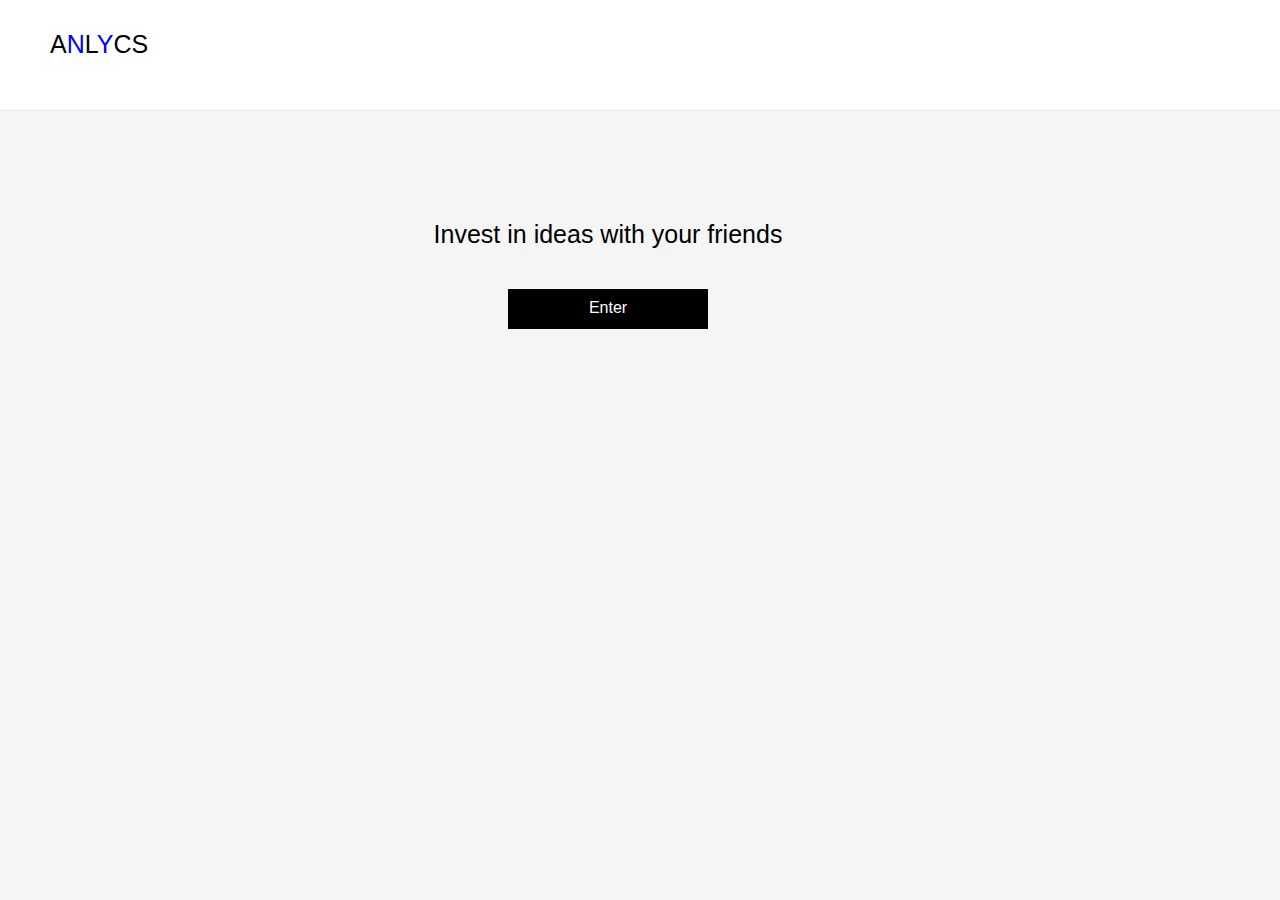
<file: templates/template/index.html>
<html>
	<head>
	
		<meta name="viewport" content="width=device-width, initial-scale=1.0">

		<link rel="stylesheet" type="text/css" href="/static/css/all.css">
		<link rel="stylesheet" type="text/css" href="/static/css/style.css">
		<link rel="stylesheet" type="text/css" href="/static/css/style.index.css">
		

	</head>
	<body>
		<div class="header_fixed" style="">
			<div class="logo_default" onclick="window.location='/'">
			</div>
		</div>
		<div class="header_placeholder" style="">
		</div>
		<div class="column_container" style="">
			<div class="second_column" style="">
				<div class="enter_tagline" style="">
					<span class="text_lang en">Invest in ideas with your friends</span>
					<span class="text_lang fr" style="display:none;">Investissez dans des id&eacute;es avec vos amis</span>
				</div>
				<div class="enter_btn" style=""
				onclick="window.location='/research'">
					Enter
				</div>
			</div>
		</div>
		<script src="/static/js/utils/library/jquery-3.2.0.min.js"></script>
		<script src="/static/js/utils/library/mustache.js"></script>
		<script src="/static/js/utils/utils.common.js"></script>
		<script>
			fill_logo()
		</script>
		
	</body>
</html>
</file>
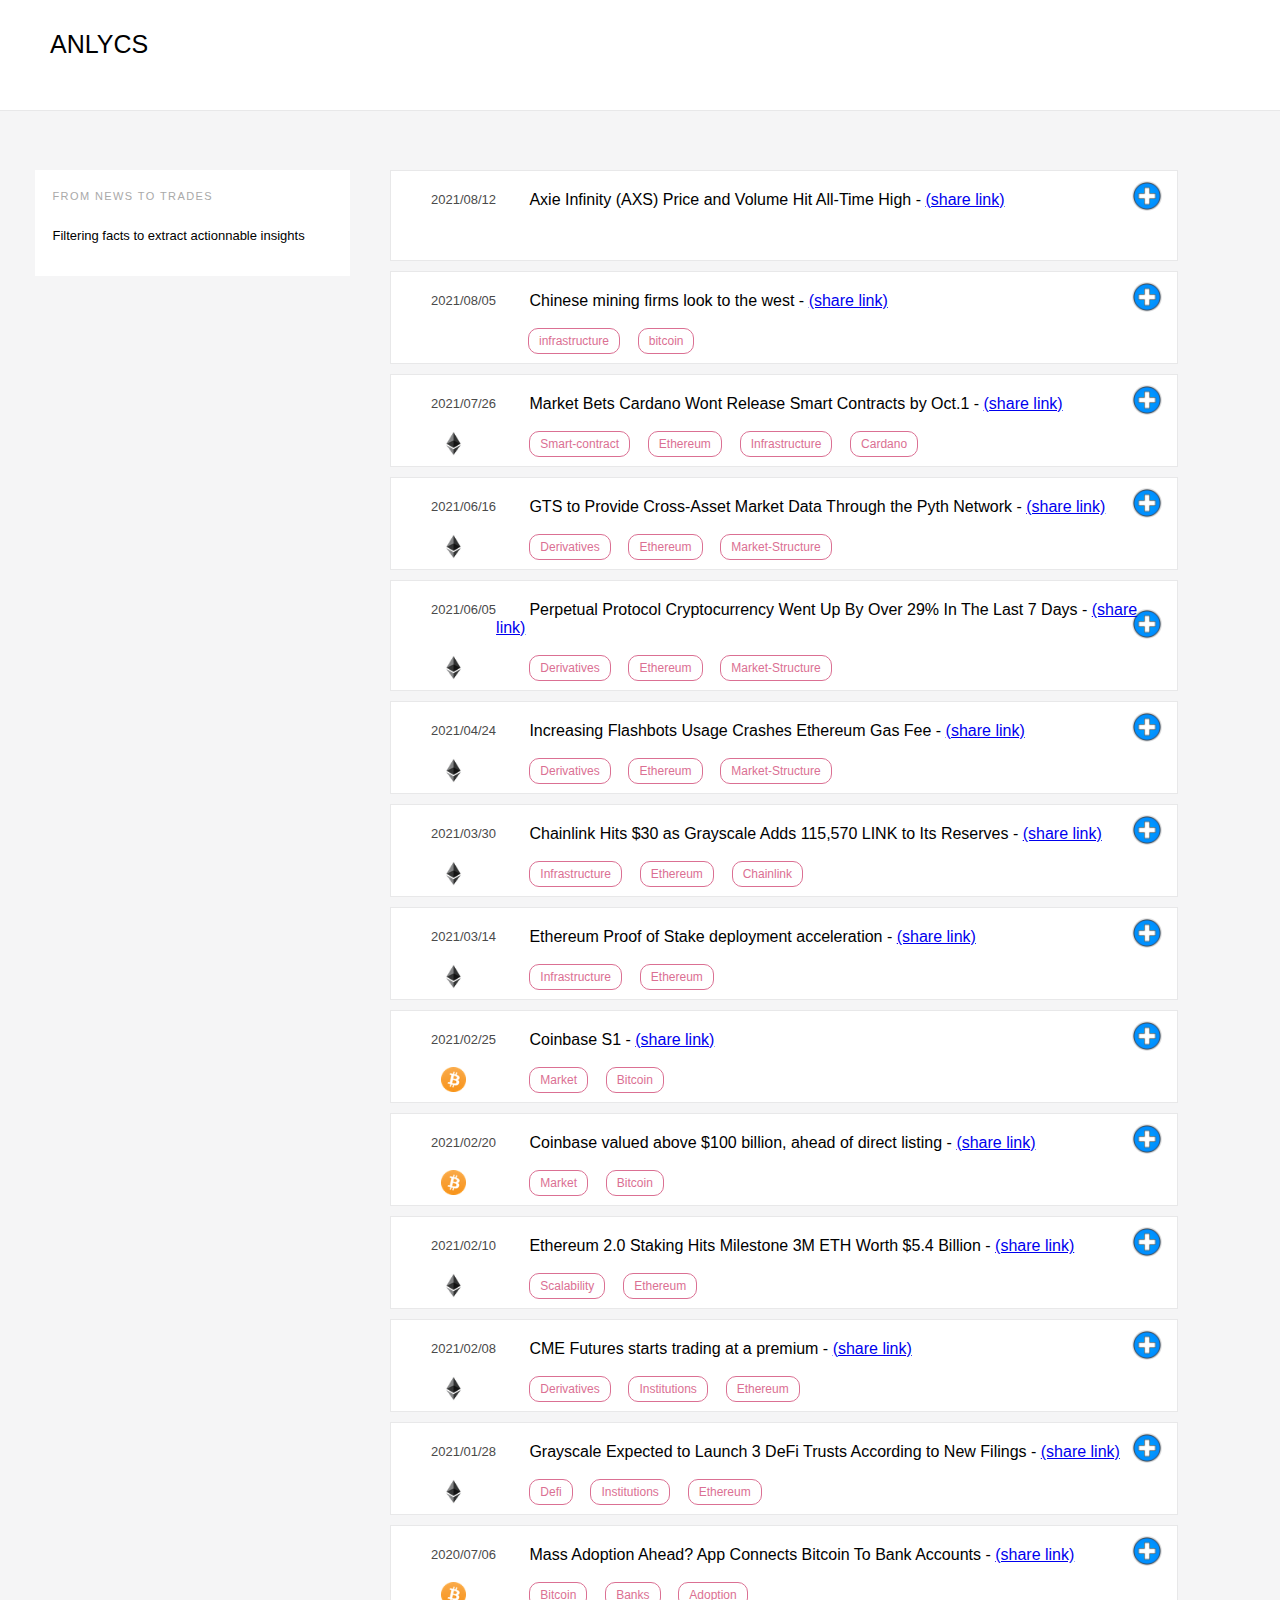
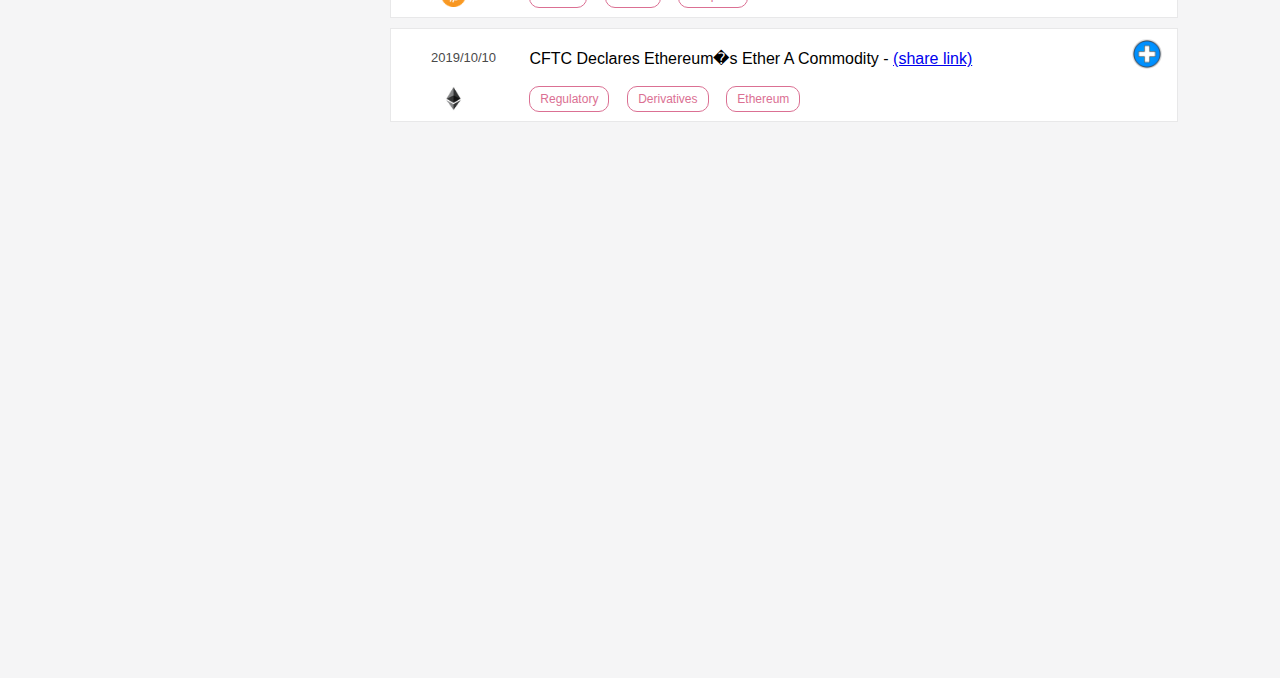
<file: templates/template/research/research.html>
<html>
	<head>
	
		<meta name="viewport" content="width=device-width, initial-scale=1.0">

		<link rel="stylesheet" type="text/css" href="/static/css/all.css">
		<link rel="stylesheet" type="text/css" href="/static/css/style.css">
		<link rel="stylesheet" type="text/css" href="/static/css/style.index.css">
		

	</head>
	<body>
		
	</body>
	<script src="/static/js/utils/library/jquery-3.2.0.min.js"></script>
	<script src="/static/js/utils/library/mustache.js"></script>
	<script src="/static/js/utils/library/mithril.js"></script>
	<script src="/static/js/utils/utils.js"></script>
	<script src="/static/js/utils/utils.common.js"></script>
	<script src="/static/js/utils/utils.template.js"></script>
	
	<script src="/static/page/research/js/news_analysis.js"></script>
	<script src="/static/page/research/js/index_newsdrill.js"></script>
	<script src="/static/js/index.js"></script>
	<script>
		
	</script>
	
</html>
</file>
<file: static/css/all.css>
.fa,.fab,.fal,.far,.fas{-moz-osx-font-smoothing:grayscale;-webkit-font-smoothing:antialiased;display:inline-block;font-style:normal;font-variant:normal;text-rendering:auto;line-height:1}.fa-lg{font-size:1.33333em;line-height:.75em;vertical-align:-.0667em}.fa-xs{font-size:.75em}.fa-sm{font-size:.875em}.fa-1x{font-size:1em}.fa-2x{font-size:2em}.fa-3x{font-size:3em}.fa-4x{font-size:4em}.fa-5x{font-size:5em}.fa-6x{font-size:6em}.fa-7x{font-size:7em}.fa-8x{font-size:8em}.fa-9x{font-size:9em}.fa-10x{font-size:10em}.fa-fw{text-align:center;width:1.25em}.fa-ul{list-style-type:none;margin-left:2.5em;padding-left:0}.fa-ul>li{position:relative}.fa-li{left:-2em;position:absolute;text-align:center;width:2em;line-height:inherit}.fa-border{border:.08em solid #eee;border-radius:.1em;padding:.2em .25em .15em}.fa-pull-left{float:left}.fa-pull-right{float:right}.fa.fa-pull-left,.fab.fa-pull-left,.fal.fa-pull-left,.far.fa-pull-left,.fas.fa-pull-left{margin-right:.3em}.fa.fa-pull-right,.fab.fa-pull-right,.fal.fa-pull-right,.far.fa-pull-right,.fas.fa-pull-right{margin-left:.3em}.fa-spin{animation:fa-spin 2s infinite linear}.fa-pulse{animation:fa-spin 1s infinite steps(8)}@keyframes fa-spin{0%{transform:rotate(0deg)}to{transform:rotate(1turn)}}.fa-rotate-90{-ms-filter:"progid:DXImageTransform.Microsoft.BasicImage(rotation=1)";transform:rotate(90deg)}.fa-rotate-180{-ms-filter:"progid:DXImageTransform.Microsoft.BasicImage(rotation=2)";transform:rotate(180deg)}.fa-rotate-270{-ms-filter:"progid:DXImageTransform.Microsoft.BasicImage(rotation=3)";transform:rotate(270deg)}.fa-flip-horizontal{-ms-filter:"progid:DXImageTransform.Microsoft.BasicImage(rotation=0, mirror=1)";transform:scaleX(-1)}.fa-flip-vertical{transform:scaleY(-1)}.fa-flip-both,.fa-flip-horizontal.fa-flip-vertical,.fa-flip-vertical{-ms-filter:"progid:DXImageTransform.Microsoft.BasicImage(rotation=2, mirror=1)"}.fa-flip-both,.fa-flip-horizontal.fa-flip-vertical{transform:scale(-1)}:root .fa-flip-both,:root .fa-flip-horizontal,:root .fa-flip-vertical,:root .fa-rotate-90,:root .fa-rotate-180,:root .fa-rotate-270{filter:none}.fa-stack{display:inline-block;height:2em;line-height:2em;position:relative;vertical-align:middle;width:2.5em}.fa-stack-1x,.fa-stack-2x{left:0;position:absolute;text-align:center;width:100%}.fa-stack-1x{line-height:inherit}.fa-stack-2x{font-size:2em}.fa-inverse{color:#fff}.fa-500px:before{content:"\f26e"}.fa-accessible-icon:before{content:"\f368"}.fa-accusoft:before{content:"\f369"}.fa-acquisitions-incorporated:before{content:"\f6af"}.fa-ad:before{content:"\f641"}.fa-address-book:before{content:"\f2b9"}.fa-address-card:before{content:"\f2bb"}.fa-adjust:before{content:"\f042"}.fa-adn:before{content:"\f170"}.fa-adobe:before{content:"\f778"}.fa-adversal:before{content:"\f36a"}.fa-affiliatetheme:before{content:"\f36b"}.fa-air-freshener:before{content:"\f5d0"}.fa-algolia:before{content:"\f36c"}.fa-align-center:before{content:"\f037"}.fa-align-justify:before{content:"\f039"}.fa-align-left:before{content:"\f036"}.fa-align-right:before{content:"\f038"}.fa-alipay:before{content:"\f642"}.fa-allergies:before{content:"\f461"}.fa-amazon:before{content:"\f270"}.fa-amazon-pay:before{content:"\f42c"}.fa-ambulance:before{content:"\f0f9"}.fa-american-sign-language-interpreting:before{content:"\f2a3"}.fa-amilia:before{content:"\f36d"}.fa-anchor:before{content:"\f13d"}.fa-android:before{content:"\f17b"}.fa-angellist:before{content:"\f209"}.fa-angle-double-down:before{content:"\f103"}.fa-angle-double-left:before{content:"\f100"}.fa-angle-double-right:before{content:"\f101"}.fa-angle-double-up:before{content:"\f102"}.fa-angle-down:before{content:"\f107"}.fa-angle-left:before{content:"\f104"}.fa-angle-right:before{content:"\f105"}.fa-angle-up:before{content:"\f106"}.fa-angry:before{content:"\f556"}.fa-angrycreative:before{content:"\f36e"}.fa-angular:before{content:"\f420"}.fa-ankh:before{content:"\f644"}.fa-app-store:before{content:"\f36f"}.fa-app-store-ios:before{content:"\f370"}.fa-apper:before{content:"\f371"}.fa-apple:before{content:"\f179"}.fa-apple-alt:before{content:"\f5d1"}.fa-apple-pay:before{content:"\f415"}.fa-archive:before{content:"\f187"}.fa-archway:before{content:"\f557"}.fa-arrow-alt-circle-down:before{content:"\f358"}.fa-arrow-alt-circle-left:before{content:"\f359"}.fa-arrow-alt-circle-right:before{content:"\f35a"}.fa-arrow-alt-circle-up:before{content:"\f35b"}.fa-arrow-circle-down:before{content:"\f0ab"}.fa-arrow-circle-left:before{content:"\f0a8"}.fa-arrow-circle-right:before{content:"\f0a9"}.fa-arrow-circle-up:before{content:"\f0aa"}.fa-arrow-down:before{content:"\f063"}.fa-arrow-left:before{content:"\f060"}.fa-arrow-right:before{content:"\f061"}.fa-arrow-up:before{content:"\f062"}.fa-arrows-alt:before{content:"\f0b2"}.fa-arrows-alt-h:before{content:"\f337"}.fa-arrows-alt-v:before{content:"\f338"}.fa-artstation:before{content:"\f77a"}.fa-assistive-listening-systems:before{content:"\f2a2"}.fa-asterisk:before{content:"\f069"}.fa-asymmetrik:before{content:"\f372"}.fa-at:before{content:"\f1fa"}.fa-atlas:before{content:"\f558"}.fa-atlassian:before{content:"\f77b"}.fa-atom:before{content:"\f5d2"}.fa-audible:before{content:"\f373"}.fa-audio-description:before{content:"\f29e"}.fa-autoprefixer:before{content:"\f41c"}.fa-avianex:before{content:"\f374"}.fa-aviato:before{content:"\f421"}.fa-award:before{content:"\f559"}.fa-aws:before{content:"\f375"}.fa-baby:before{content:"\f77c"}.fa-baby-carriage:before{content:"\f77d"}.fa-backspace:before{content:"\f55a"}.fa-backward:before{content:"\f04a"}.fa-bacon:before{content:"\f7e5"}.fa-balance-scale:before{content:"\f24e"}.fa-ban:before{content:"\f05e"}.fa-band-aid:before{content:"\f462"}.fa-bandcamp:before{content:"\f2d5"}.fa-barcode:before{content:"\f02a"}.fa-bars:before{content:"\f0c9"}.fa-baseball-ball:before{content:"\f433"}.fa-basketball-ball:before{content:"\f434"}.fa-bath:before{content:"\f2cd"}.fa-battery-empty:before{content:"\f244"}.fa-battery-full:before{content:"\f240"}.fa-battery-half:before{content:"\f242"}.fa-battery-quarter:before{content:"\f243"}.fa-battery-three-quarters:before{content:"\f241"}.fa-bed:before{content:"\f236"}.fa-beer:before{content:"\f0fc"}.fa-behance:before{content:"\f1b4"}.fa-behance-square:before{content:"\f1b5"}.fa-bell:before{content:"\f0f3"}.fa-bell-slash:before{content:"\f1f6"}.fa-bezier-curve:before{content:"\f55b"}.fa-bible:before{content:"\f647"}.fa-bicycle:before{content:"\f206"}.fa-bimobject:before{content:"\f378"}.fa-binoculars:before{content:"\f1e5"}.fa-biohazard:before{content:"\f780"}.fa-birthday-cake:before{content:"\f1fd"}.fa-bitbucket:before{content:"\f171"}.fa-bitcoin:before{content:"\f379"}.fa-bity:before{content:"\f37a"}.fa-black-tie:before{content:"\f27e"}.fa-blackberry:before{content:"\f37b"}.fa-blender:before{content:"\f517"}.fa-blender-phone:before{content:"\f6b6"}.fa-blind:before{content:"\f29d"}.fa-blog:before{content:"\f781"}.fa-blogger:before{content:"\f37c"}.fa-blogger-b:before{content:"\f37d"}.fa-bluetooth:before{content:"\f293"}.fa-bluetooth-b:before{content:"\f294"}.fa-bold:before{content:"\f032"}.fa-bolt:before{content:"\f0e7"}.fa-bomb:before{content:"\f1e2"}.fa-bone:before{content:"\f5d7"}.fa-bong:before{content:"\f55c"}.fa-book:before{content:"\f02d"}.fa-book-dead:before{content:"\f6b7"}.fa-book-medical:before{content:"\f7e6"}.fa-book-open:before{content:"\f518"}.fa-book-reader:before{content:"\f5da"}.fa-bookmark:before{content:"\f02e"}.fa-bowling-ball:before{content:"\f436"}.fa-box:before{content:"\f466"}.fa-box-open:before{content:"\f49e"}.fa-boxes:before{content:"\f468"}.fa-braille:before{content:"\f2a1"}.fa-brain:before{content:"\f5dc"}.fa-bread-slice:before{content:"\f7ec"}.fa-briefcase:before{content:"\f0b1"}.fa-briefcase-medical:before{content:"\f469"}.fa-broadcast-tower:before{content:"\f519"}.fa-broom:before{content:"\f51a"}.fa-brush:before{content:"\f55d"}.fa-btc:before{content:"\f15a"}.fa-bug:before{content:"\f188"}.fa-building:before{content:"\f1ad"}.fa-bullhorn:before{content:"\f0a1"}.fa-bullseye:before{content:"\f140"}.fa-burn:before{content:"\f46a"}.fa-buromobelexperte:before{content:"\f37f"}.fa-bus:before{content:"\f207"}.fa-bus-alt:before{content:"\f55e"}.fa-business-time:before{content:"\f64a"}.fa-buysellads:before{content:"\f20d"}.fa-calculator:before{content:"\f1ec"}.fa-calendar:before{content:"\f133"}.fa-calendar-alt:before{content:"\f073"}.fa-calendar-check:before{content:"\f274"}.fa-calendar-day:before{content:"\f783"}.fa-calendar-minus:before{content:"\f272"}.fa-calendar-plus:before{content:"\f271"}.fa-calendar-times:before{content:"\f273"}.fa-calendar-week:before{content:"\f784"}.fa-camera:before{content:"\f030"}.fa-camera-retro:before{content:"\f083"}.fa-campground:before{content:"\f6bb"}.fa-canadian-maple-leaf:before{content:"\f785"}.fa-candy-cane:before{content:"\f786"}.fa-cannabis:before{content:"\f55f"}.fa-capsules:before{content:"\f46b"}.fa-car:before{content:"\f1b9"}.fa-car-alt:before{content:"\f5de"}.fa-car-battery:before{content:"\f5df"}.fa-car-crash:before{content:"\f5e1"}.fa-car-side:before{content:"\f5e4"}.fa-caret-down:before{content:"\f0d7"}.fa-caret-left:before{content:"\f0d9"}.fa-caret-right:before{content:"\f0da"}.fa-caret-square-down:before{content:"\f150"}.fa-caret-square-left:before{content:"\f191"}.fa-caret-square-right:before{content:"\f152"}.fa-caret-square-up:before{content:"\f151"}.fa-caret-up:before{content:"\f0d8"}.fa-carrot:before{content:"\f787"}.fa-cart-arrow-down:before{content:"\f218"}.fa-cart-plus:before{content:"\f217"}.fa-cash-register:before{content:"\f788"}.fa-cat:before{content:"\f6be"}.fa-cc-amazon-pay:before{content:"\f42d"}.fa-cc-amex:before{content:"\f1f3"}.fa-cc-apple-pay:before{content:"\f416"}.fa-cc-diners-club:before{content:"\f24c"}.fa-cc-discover:before{content:"\f1f2"}.fa-cc-jcb:before{content:"\f24b"}.fa-cc-mastercard:before{content:"\f1f1"}.fa-cc-paypal:before{content:"\f1f4"}.fa-cc-stripe:before{content:"\f1f5"}.fa-cc-visa:before{content:"\f1f0"}.fa-centercode:before{content:"\f380"}.fa-centos:before{content:"\f789"}.fa-certificate:before{content:"\f0a3"}.fa-chair:before{content:"\f6c0"}.fa-chalkboard:before{content:"\f51b"}.fa-chalkboard-teacher:before{content:"\f51c"}.fa-charging-station:before{content:"\f5e7"}.fa-chart-area:before{content:"\f1fe"}.fa-chart-bar:before{content:"\f080"}.fa-chart-line:before{content:"\f201"}.fa-chart-pie:before{content:"\f200"}.fa-check:before{content:"\f00c"}.fa-check-circle:before{content:"\f058"}.fa-check-double:before{content:"\f560"}.fa-check-square:before{content:"\f14a"}.fa-cheese:before{content:"\f7ef"}.fa-chess:before{content:"\f439"}.fa-chess-bishop:before{content:"\f43a"}.fa-chess-board:before{content:"\f43c"}.fa-chess-king:before{content:"\f43f"}.fa-chess-knight:before{content:"\f441"}.fa-chess-pawn:before{content:"\f443"}.fa-chess-queen:before{content:"\f445"}.fa-chess-rook:before{content:"\f447"}.fa-chevron-circle-down:before{content:"\f13a"}.fa-chevron-circle-left:before{content:"\f137"}.fa-chevron-circle-right:before{content:"\f138"}.fa-chevron-circle-up:before{content:"\f139"}.fa-chevron-down:before{content:"\f078"}.fa-chevron-left:before{content:"\f053"}.fa-chevron-right:before{content:"\f054"}.fa-chevron-up:before{content:"\f077"}.fa-child:before{content:"\f1ae"}.fa-chrome:before{content:"\f268"}.fa-church:before{content:"\f51d"}.fa-circle:before{content:"\f111"}.fa-circle-notch:before{content:"\f1ce"}.fa-city:before{content:"\f64f"}.fa-clinic-medical:before{content:"\f7f2"}.fa-clipboard:before{content:"\f328"}.fa-clipboard-check:before{content:"\f46c"}.fa-clipboard-list:before{content:"\f46d"}.fa-clock:before{content:"\f017"}.fa-clone:before{content:"\f24d"}.fa-closed-captioning:before{content:"\f20a"}.fa-cloud:before{content:"\f0c2"}.fa-cloud-download-alt:before{content:"\f381"}.fa-cloud-meatball:before{content:"\f73b"}.fa-cloud-moon:before{content:"\f6c3"}.fa-cloud-moon-rain:before{content:"\f73c"}.fa-cloud-rain:before{content:"\f73d"}.fa-cloud-showers-heavy:before{content:"\f740"}.fa-cloud-sun:before{content:"\f6c4"}.fa-cloud-sun-rain:before{content:"\f743"}.fa-cloud-upload-alt:before{content:"\f382"}.fa-cloudscale:before{content:"\f383"}.fa-cloudsmith:before{content:"\f384"}.fa-cloudversify:before{content:"\f385"}.fa-cocktail:before{content:"\f561"}.fa-code:before{content:"\f121"}.fa-code-branch:before{content:"\f126"}.fa-codepen:before{content:"\f1cb"}.fa-codiepie:before{content:"\f284"}.fa-coffee:before{content:"\f0f4"}.fa-cog:before{content:"\f013"}.fa-cogs:before{content:"\f085"}.fa-coins:before{content:"\f51e"}.fa-columns:before{content:"\f0db"}.fa-comment:before{content:"\f075"}.fa-comment-alt:before{content:"\f27a"}.fa-comment-dollar:before{content:"\f651"}.fa-comment-dots:before{content:"\f4ad"}.fa-comment-medical:before{content:"\f7f5"}.fa-comment-slash:before{content:"\f4b3"}.fa-comments:before{content:"\f086"}.fa-comments-dollar:before{content:"\f653"}.fa-compact-disc:before{content:"\f51f"}.fa-compass:before{content:"\f14e"}.fa-compress:before{content:"\f066"}.fa-compress-arrows-alt:before{content:"\f78c"}.fa-concierge-bell:before{content:"\f562"}.fa-confluence:before{content:"\f78d"}.fa-connectdevelop:before{content:"\f20e"}.fa-contao:before{content:"\f26d"}.fa-cookie:before{content:"\f563"}.fa-cookie-bite:before{content:"\f564"}.fa-copy:before{content:"\f0c5"}.fa-copyright:before{content:"\f1f9"}.fa-couch:before{content:"\f4b8"}.fa-cpanel:before{content:"\f388"}.fa-creative-commons:before{content:"\f25e"}.fa-creative-commons-by:before{content:"\f4e7"}.fa-creative-commons-nc:before{content:"\f4e8"}.fa-creative-commons-nc-eu:before{content:"\f4e9"}.fa-creative-commons-nc-jp:before{content:"\f4ea"}.fa-creative-commons-nd:before{content:"\f4eb"}.fa-creative-commons-pd:before{content:"\f4ec"}.fa-creative-commons-pd-alt:before{content:"\f4ed"}.fa-creative-commons-remix:before{content:"\f4ee"}.fa-creative-commons-sa:before{content:"\f4ef"}.fa-creative-commons-sampling:before{content:"\f4f0"}.fa-creative-commons-sampling-plus:before{content:"\f4f1"}.fa-creative-commons-share:before{content:"\f4f2"}.fa-creative-commons-zero:before{content:"\f4f3"}.fa-credit-card:before{content:"\f09d"}.fa-critical-role:before{content:"\f6c9"}.fa-crop:before{content:"\f125"}.fa-crop-alt:before{content:"\f565"}.fa-cross:before{content:"\f654"}.fa-crosshairs:before{content:"\f05b"}.fa-crow:before{content:"\f520"}.fa-crown:before{content:"\f521"}.fa-crutch:before{content:"\f7f7"}.fa-css3:before{content:"\f13c"}.fa-css3-alt:before{content:"\f38b"}.fa-cube:before{content:"\f1b2"}.fa-cubes:before{content:"\f1b3"}.fa-cut:before{content:"\f0c4"}.fa-cuttlefish:before{content:"\f38c"}.fa-d-and-d:before{content:"\f38d"}.fa-d-and-d-beyond:before{content:"\f6ca"}.fa-dashcube:before{content:"\f210"}.fa-database:before{content:"\f1c0"}.fa-deaf:before{content:"\f2a4"}.fa-delicious:before{content:"\f1a5"}.fa-democrat:before{content:"\f747"}.fa-deploydog:before{content:"\f38e"}.fa-deskpro:before{content:"\f38f"}.fa-desktop:before{content:"\f108"}.fa-dev:before{content:"\f6cc"}.fa-deviantart:before{content:"\f1bd"}.fa-dharmachakra:before{content:"\f655"}.fa-dhl:before{content:"\f790"}.fa-diagnoses:before{content:"\f470"}.fa-diaspora:before{content:"\f791"}.fa-dice:before{content:"\f522"}.fa-dice-d20:before{content:"\f6cf"}.fa-dice-d6:before{content:"\f6d1"}.fa-dice-five:before{content:"\f523"}.fa-dice-four:before{content:"\f524"}.fa-dice-one:before{content:"\f525"}.fa-dice-six:before{content:"\f526"}.fa-dice-three:before{content:"\f527"}.fa-dice-two:before{content:"\f528"}.fa-digg:before{content:"\f1a6"}.fa-digital-ocean:before{content:"\f391"}.fa-digital-tachograph:before{content:"\f566"}.fa-directions:before{content:"\f5eb"}.fa-discord:before{content:"\f392"}.fa-discourse:before{content:"\f393"}.fa-divide:before{content:"\f529"}.fa-dizzy:before{content:"\f567"}.fa-dna:before{content:"\f471"}.fa-dochub:before{content:"\f394"}.fa-docker:before{content:"\f395"}.fa-dog:before{content:"\f6d3"}.fa-dollar-sign:before{content:"\f155"}.fa-dolly:before{content:"\f472"}.fa-dolly-flatbed:before{content:"\f474"}.fa-donate:before{content:"\f4b9"}.fa-door-closed:before{content:"\f52a"}.fa-door-open:before{content:"\f52b"}.fa-dot-circle:before{content:"\f192"}.fa-dove:before{content:"\f4ba"}.fa-download:before{content:"\f019"}.fa-draft2digital:before{content:"\f396"}.fa-drafting-compass:before{content:"\f568"}.fa-dragon:before{content:"\f6d5"}.fa-draw-polygon:before{content:"\f5ee"}.fa-dribbble:before{content:"\f17d"}.fa-dribbble-square:before{content:"\f397"}.fa-dropbox:before{content:"\f16b"}.fa-drum:before{content:"\f569"}.fa-drum-steelpan:before{content:"\f56a"}.fa-drumstick-bite:before{content:"\f6d7"}.fa-drupal:before{content:"\f1a9"}.fa-dumbbell:before{content:"\f44b"}.fa-dumpster:before{content:"\f793"}.fa-dumpster-fire:before{content:"\f794"}.fa-dungeon:before{content:"\f6d9"}.fa-dyalog:before{content:"\f399"}.fa-earlybirds:before{content:"\f39a"}.fa-ebay:before{content:"\f4f4"}.fa-edge:before{content:"\f282"}.fa-edit:before{content:"\f044"}.fa-egg:before{content:"\f7fb"}.fa-eject:before{content:"\f052"}.fa-elementor:before{content:"\f430"}.fa-ellipsis-h:before{content:"\f141"}.fa-ellipsis-v:before{content:"\f142"}.fa-ello:before{content:"\f5f1"}.fa-ember:before{content:"\f423"}.fa-empire:before{content:"\f1d1"}.fa-envelope:before{content:"\f0e0"}.fa-envelope-open:before{content:"\f2b6"}.fa-envelope-open-text:before{content:"\f658"}.fa-envelope-square:before{content:"\f199"}.fa-envira:before{content:"\f299"}.fa-equals:before{content:"\f52c"}.fa-eraser:before{content:"\f12d"}.fa-erlang:before{content:"\f39d"}.fa-ethereum:before{content:"\f42e"}.fa-ethernet:before{content:"\f796"}.fa-etsy:before{content:"\f2d7"}.fa-euro-sign:before{content:"\f153"}.fa-exchange-alt:before{content:"\f362"}.fa-exclamation:before{content:"\f12a"}.fa-exclamation-circle:before{content:"\f06a"}.fa-exclamation-triangle:before{content:"\f071"}.fa-expand:before{content:"\f065"}.fa-expand-arrows-alt:before{content:"\f31e"}.fa-expeditedssl:before{content:"\f23e"}.fa-external-link-alt:before{content:"\f35d"}.fa-external-link-square-alt:before{content:"\f360"}.fa-eye:before{content:"\f06e"}.fa-eye-dropper:before{content:"\f1fb"}.fa-eye-slash:before{content:"\f070"}.fa-facebook:before{content:"\f09a"}.fa-facebook-f:before{content:"\f39e"}.fa-facebook-messenger:before{content:"\f39f"}.fa-facebook-square:before{content:"\f082"}.fa-fantasy-flight-games:before{content:"\f6dc"}.fa-fast-backward:before{content:"\f049"}.fa-fast-forward:before{content:"\f050"}.fa-fax:before{content:"\f1ac"}.fa-feather:before{content:"\f52d"}.fa-feather-alt:before{content:"\f56b"}.fa-fedex:before{content:"\f797"}.fa-fedora:before{content:"\f798"}.fa-female:before{content:"\f182"}.fa-fighter-jet:before{content:"\f0fb"}.fa-figma:before{content:"\f799"}.fa-file:before{content:"\f15b"}.fa-file-alt:before{content:"\f15c"}.fa-file-archive:before{content:"\f1c6"}.fa-file-audio:before{content:"\f1c7"}.fa-file-code:before{content:"\f1c9"}.fa-file-contract:before{content:"\f56c"}.fa-file-csv:before{content:"\f6dd"}.fa-file-download:before{content:"\f56d"}.fa-file-excel:before{content:"\f1c3"}.fa-file-export:before{content:"\f56e"}.fa-file-image:before{content:"\f1c5"}.fa-file-import:before{content:"\f56f"}.fa-file-invoice:before{content:"\f570"}.fa-file-invoice-dollar:before{content:"\f571"}.fa-file-medical:before{content:"\f477"}.fa-file-medical-alt:before{content:"\f478"}.fa-file-pdf:before{content:"\f1c1"}.fa-file-powerpoint:before{content:"\f1c4"}.fa-file-prescription:before{content:"\f572"}.fa-file-signature:before{content:"\f573"}.fa-file-upload:before{content:"\f574"}.fa-file-video:before{content:"\f1c8"}.fa-file-word:before{content:"\f1c2"}.fa-fill:before{content:"\f575"}.fa-fill-drip:before{content:"\f576"}.fa-film:before{content:"\f008"}.fa-filter:before{content:"\f0b0"}.fa-fingerprint:before{content:"\f577"}.fa-fire:before{content:"\f06d"}.fa-fire-alt:before{content:"\f7e4"}.fa-fire-extinguisher:before{content:"\f134"}.fa-firefox:before{content:"\f269"}.fa-first-aid:before{content:"\f479"}.fa-first-order:before{content:"\f2b0"}.fa-first-order-alt:before{content:"\f50a"}.fa-firstdraft:before{content:"\f3a1"}.fa-fish:before{content:"\f578"}.fa-fist-raised:before{content:"\f6de"}.fa-flag:before{content:"\f024"}.fa-flag-checkered:before{content:"\f11e"}.fa-flag-usa:before{content:"\f74d"}.fa-flask:before{content:"\f0c3"}.fa-flickr:before{content:"\f16e"}.fa-flipboard:before{content:"\f44d"}.fa-flushed:before{content:"\f579"}.fa-fly:before{content:"\f417"}.fa-folder:before{content:"\f07b"}.fa-folder-minus:before{content:"\f65d"}.fa-folder-open:before{content:"\f07c"}.fa-folder-plus:before{content:"\f65e"}.fa-font:before{content:"\f031"}.fa-font-awesome:before{content:"\f2b4"}.fa-font-awesome-alt:before{content:"\f35c"}.fa-font-awesome-flag:before{content:"\f425"}.fa-font-awesome-logo-full:before{content:"\f4e6"}.fa-fonticons:before{content:"\f280"}.fa-fonticons-fi:before{content:"\f3a2"}.fa-football-ball:before{content:"\f44e"}.fa-fort-awesome:before{content:"\f286"}.fa-fort-awesome-alt:before{content:"\f3a3"}.fa-forumbee:before{content:"\f211"}.fa-forward:before{content:"\f04e"}.fa-foursquare:before{content:"\f180"}.fa-free-code-camp:before{content:"\f2c5"}.fa-freebsd:before{content:"\f3a4"}.fa-frog:before{content:"\f52e"}.fa-frown:before{content:"\f119"}.fa-frown-open:before{content:"\f57a"}.fa-fulcrum:before{content:"\f50b"}.fa-funnel-dollar:before{content:"\f662"}.fa-futbol:before{content:"\f1e3"}.fa-galactic-republic:before{content:"\f50c"}.fa-galactic-senate:before{content:"\f50d"}.fa-gamepad:before{content:"\f11b"}.fa-gas-pump:before{content:"\f52f"}.fa-gavel:before{content:"\f0e3"}.fa-gem:before{content:"\f3a5"}.fa-genderless:before{content:"\f22d"}.fa-get-pocket:before{content:"\f265"}.fa-gg:before{content:"\f260"}.fa-gg-circle:before{content:"\f261"}.fa-ghost:before{content:"\f6e2"}.fa-gift:before{content:"\f06b"}.fa-gifts:before{content:"\f79c"}.fa-git:before{content:"\f1d3"}.fa-git-square:before{content:"\f1d2"}.fa-github:before{content:"\f09b"}.fa-github-alt:before{content:"\f113"}.fa-github-square:before{content:"\f092"}.fa-gitkraken:before{content:"\f3a6"}.fa-gitlab:before{content:"\f296"}.fa-gitter:before{content:"\f426"}.fa-glass-cheers:before{content:"\f79f"}.fa-glass-martini:before{content:"\f000"}.fa-glass-martini-alt:before{content:"\f57b"}.fa-glass-whiskey:before{content:"\f7a0"}.fa-glasses:before{content:"\f530"}.fa-glide:before{content:"\f2a5"}.fa-glide-g:before{content:"\f2a6"}.fa-globe:before{content:"\f0ac"}.fa-globe-africa:before{content:"\f57c"}.fa-globe-americas:before{content:"\f57d"}.fa-globe-asia:before{content:"\f57e"}.fa-globe-europe:before{content:"\f7a2"}.fa-gofore:before{content:"\f3a7"}.fa-golf-ball:before{content:"\f450"}.fa-goodreads:before{content:"\f3a8"}.fa-goodreads-g:before{content:"\f3a9"}.fa-google:before{content:"\f1a0"}.fa-google-drive:before{content:"\f3aa"}.fa-google-play:before{content:"\f3ab"}.fa-google-plus:before{content:"\f2b3"}.fa-google-plus-g:before{content:"\f0d5"}.fa-google-plus-square:before{content:"\f0d4"}.fa-google-wallet:before{content:"\f1ee"}.fa-gopuram:before{content:"\f664"}.fa-graduation-cap:before{content:"\f19d"}.fa-gratipay:before{content:"\f184"}.fa-grav:before{content:"\f2d6"}.fa-greater-than:before{content:"\f531"}.fa-greater-than-equal:before{content:"\f532"}.fa-grimace:before{content:"\f57f"}.fa-grin:before{content:"\f580"}.fa-grin-alt:before{content:"\f581"}.fa-grin-beam:before{content:"\f582"}.fa-grin-beam-sweat:before{content:"\f583"}.fa-grin-hearts:before{content:"\f584"}.fa-grin-squint:before{content:"\f585"}.fa-grin-squint-tears:before{content:"\f586"}.fa-grin-stars:before{content:"\f587"}.fa-grin-tears:before{content:"\f588"}.fa-grin-tongue:before{content:"\f589"}.fa-grin-tongue-squint:before{content:"\f58a"}.fa-grin-tongue-wink:before{content:"\f58b"}.fa-grin-wink:before{content:"\f58c"}.fa-grip-horizontal:before{content:"\f58d"}.fa-grip-lines:before{content:"\f7a4"}.fa-grip-lines-vertical:before{content:"\f7a5"}.fa-grip-vertical:before{content:"\f58e"}.fa-gripfire:before{content:"\f3ac"}.fa-grunt:before{content:"\f3ad"}.fa-guitar:before{content:"\f7a6"}.fa-gulp:before{content:"\f3ae"}.fa-h-square:before{content:"\f0fd"}.fa-hacker-news:before{content:"\f1d4"}.fa-hacker-news-square:before{content:"\f3af"}.fa-hackerrank:before{content:"\f5f7"}.fa-hamburger:before{content:"\f805"}.fa-hammer:before{content:"\f6e3"}.fa-hamsa:before{content:"\f665"}.fa-hand-holding:before{content:"\f4bd"}.fa-hand-holding-heart:before{content:"\f4be"}.fa-hand-holding-usd:before{content:"\f4c0"}.fa-hand-lizard:before{content:"\f258"}.fa-hand-middle-finger:before{content:"\f806"}.fa-hand-paper:before{content:"\f256"}.fa-hand-peace:before{content:"\f25b"}.fa-hand-point-down:before{content:"\f0a7"}.fa-hand-point-left:before{content:"\f0a5"}.fa-hand-point-right:before{content:"\f0a4"}.fa-hand-point-up:before{content:"\f0a6"}.fa-hand-pointer:before{content:"\f25a"}.fa-hand-rock:before{content:"\f255"}.fa-hand-scissors:before{content:"\f257"}.fa-hand-spock:before{content:"\f259"}.fa-hands:before{content:"\f4c2"}.fa-hands-helping:before{content:"\f4c4"}.fa-handshake:before{content:"\f2b5"}.fa-hanukiah:before{content:"\f6e6"}.fa-hard-hat:before{content:"\f807"}.fa-hashtag:before{content:"\f292"}.fa-hat-wizard:before{content:"\f6e8"}.fa-haykal:before{content:"\f666"}.fa-hdd:before{content:"\f0a0"}.fa-heading:before{content:"\f1dc"}.fa-headphones:before{content:"\f025"}.fa-headphones-alt:before{content:"\f58f"}.fa-headset:before{content:"\f590"}.fa-heart:before{content:"\f004"}.fa-heart-broken:before{content:"\f7a9"}.fa-heartbeat:before{content:"\f21e"}.fa-helicopter:before{content:"\f533"}.fa-highlighter:before{content:"\f591"}.fa-hiking:before{content:"\f6ec"}.fa-hippo:before{content:"\f6ed"}.fa-hips:before{content:"\f452"}.fa-hire-a-helper:before{content:"\f3b0"}.fa-history:before{content:"\f1da"}.fa-hockey-puck:before{content:"\f453"}.fa-holly-berry:before{content:"\f7aa"}.fa-home:before{content:"\f015"}.fa-hooli:before{content:"\f427"}.fa-hornbill:before{content:"\f592"}.fa-horse:before{content:"\f6f0"}.fa-horse-head:before{content:"\f7ab"}.fa-hospital:before{content:"\f0f8"}.fa-hospital-alt:before{content:"\f47d"}.fa-hospital-symbol:before{content:"\f47e"}.fa-hot-tub:before{content:"\f593"}.fa-hotdog:before{content:"\f80f"}.fa-hotel:before{content:"\f594"}.fa-hotjar:before{content:"\f3b1"}.fa-hourglass:before{content:"\f254"}.fa-hourglass-end:before{content:"\f253"}.fa-hourglass-half:before{content:"\f252"}.fa-hourglass-start:before{content:"\f251"}.fa-house-damage:before{content:"\f6f1"}.fa-houzz:before{content:"\f27c"}.fa-hryvnia:before{content:"\f6f2"}.fa-html5:before{content:"\f13b"}.fa-hubspot:before{content:"\f3b2"}.fa-i-cursor:before{content:"\f246"}.fa-ice-cream:before{content:"\f810"}.fa-icicles:before{content:"\f7ad"}.fa-id-badge:before{content:"\f2c1"}.fa-id-card:before{content:"\f2c2"}.fa-id-card-alt:before{content:"\f47f"}.fa-igloo:before{content:"\f7ae"}.fa-image:before{content:"\f03e"}.fa-images:before{content:"\f302"}.fa-imdb:before{content:"\f2d8"}.fa-inbox:before{content:"\f01c"}.fa-indent:before{content:"\f03c"}.fa-industry:before{content:"\f275"}.fa-infinity:before{content:"\f534"}.fa-info:before{content:"\f129"}.fa-info-circle:before{content:"\f05a"}.fa-instagram:before{content:"\f16d"}.fa-intercom:before{content:"\f7af"}.fa-internet-explorer:before{content:"\f26b"}.fa-invision:before{content:"\f7b0"}.fa-ioxhost:before{content:"\f208"}.fa-italic:before{content:"\f033"}.fa-itunes:before{content:"\f3b4"}.fa-itunes-note:before{content:"\f3b5"}.fa-java:before{content:"\f4e4"}.fa-jedi:before{content:"\f669"}.fa-jedi-order:before{content:"\f50e"}.fa-jenkins:before{content:"\f3b6"}.fa-jira:before{content:"\f7b1"}.fa-joget:before{content:"\f3b7"}.fa-joint:before{content:"\f595"}.fa-joomla:before{content:"\f1aa"}.fa-journal-whills:before{content:"\f66a"}.fa-js:before{content:"\f3b8"}.fa-js-square:before{content:"\f3b9"}.fa-jsfiddle:before{content:"\f1cc"}.fa-kaaba:before{content:"\f66b"}.fa-kaggle:before{content:"\f5fa"}.fa-key:before{content:"\f084"}.fa-keybase:before{content:"\f4f5"}.fa-keyboard:before{content:"\f11c"}.fa-keycdn:before{content:"\f3ba"}.fa-khanda:before{content:"\f66d"}.fa-kickstarter:before{content:"\f3bb"}.fa-kickstarter-k:before{content:"\f3bc"}.fa-kiss:before{content:"\f596"}.fa-kiss-beam:before{content:"\f597"}.fa-kiss-wink-heart:before{content:"\f598"}.fa-kiwi-bird:before{content:"\f535"}.fa-korvue:before{content:"\f42f"}.fa-landmark:before{content:"\f66f"}.fa-language:before{content:"\f1ab"}.fa-laptop:before{content:"\f109"}.fa-laptop-code:before{content:"\f5fc"}.fa-laptop-medical:before{content:"\f812"}.fa-laravel:before{content:"\f3bd"}.fa-lastfm:before{content:"\f202"}.fa-lastfm-square:before{content:"\f203"}.fa-laugh:before{content:"\f599"}.fa-laugh-beam:before{content:"\f59a"}.fa-laugh-squint:before{content:"\f59b"}.fa-laugh-wink:before{content:"\f59c"}.fa-layer-group:before{content:"\f5fd"}.fa-leaf:before{content:"\f06c"}.fa-leanpub:before{content:"\f212"}.fa-lemon:before{content:"\f094"}.fa-less:before{content:"\f41d"}.fa-less-than:before{content:"\f536"}.fa-less-than-equal:before{content:"\f537"}.fa-level-down-alt:before{content:"\f3be"}.fa-level-up-alt:before{content:"\f3bf"}.fa-life-ring:before{content:"\f1cd"}.fa-lightbulb:before{content:"\f0eb"}.fa-line:before{content:"\f3c0"}.fa-link:before{content:"\f0c1"}.fa-linkedin:before{content:"\f08c"}.fa-linkedin-in:before{content:"\f0e1"}.fa-linode:before{content:"\f2b8"}.fa-linux:before{content:"\f17c"}.fa-lira-sign:before{content:"\f195"}.fa-list:before{content:"\f03a"}.fa-list-alt:before{content:"\f022"}.fa-list-ol:before{content:"\f0cb"}.fa-list-ul:before{content:"\f0ca"}.fa-location-arrow:before{content:"\f124"}.fa-lock:before{content:"\f023"}.fa-lock-open:before{content:"\f3c1"}.fa-long-arrow-alt-down:before{content:"\f309"}.fa-long-arrow-alt-left:before{content:"\f30a"}.fa-long-arrow-alt-right:before{content:"\f30b"}.fa-long-arrow-alt-up:before{content:"\f30c"}.fa-low-vision:before{content:"\f2a8"}.fa-luggage-cart:before{content:"\f59d"}.fa-lyft:before{content:"\f3c3"}.fa-magento:before{content:"\f3c4"}.fa-magic:before{content:"\f0d0"}.fa-magnet:before{content:"\f076"}.fa-mail-bulk:before{content:"\f674"}.fa-mailchimp:before{content:"\f59e"}.fa-male:before{content:"\f183"}.fa-mandalorian:before{content:"\f50f"}.fa-map:before{content:"\f279"}.fa-map-marked:before{content:"\f59f"}.fa-map-marked-alt:before{content:"\f5a0"}.fa-map-marker:before{content:"\f041"}.fa-map-marker-alt:before{content:"\f3c5"}.fa-map-pin:before{content:"\f276"}.fa-map-signs:before{content:"\f277"}.fa-markdown:before{content:"\f60f"}.fa-marker:before{content:"\f5a1"}.fa-mars:before{content:"\f222"}.fa-mars-double:before{content:"\f227"}.fa-mars-stroke:before{content:"\f229"}.fa-mars-stroke-h:before{content:"\f22b"}.fa-mars-stroke-v:before{content:"\f22a"}.fa-mask:before{content:"\f6fa"}.fa-mastodon:before{content:"\f4f6"}.fa-maxcdn:before{content:"\f136"}.fa-medal:before{content:"\f5a2"}.fa-medapps:before{content:"\f3c6"}.fa-medium:before{content:"\f23a"}.fa-medium-m:before{content:"\f3c7"}.fa-medkit:before{content:"\f0fa"}.fa-medrt:before{content:"\f3c8"}.fa-meetup:before{content:"\f2e0"}.fa-megaport:before{content:"\f5a3"}.fa-meh:before{content:"\f11a"}.fa-meh-blank:before{content:"\f5a4"}.fa-meh-rolling-eyes:before{content:"\f5a5"}.fa-memory:before{content:"\f538"}.fa-mendeley:before{content:"\f7b3"}.fa-menorah:before{content:"\f676"}.fa-mercury:before{content:"\f223"}.fa-meteor:before{content:"\f753"}.fa-microchip:before{content:"\f2db"}.fa-microphone:before{content:"\f130"}.fa-microphone-alt:before{content:"\f3c9"}.fa-microphone-alt-slash:before{content:"\f539"}.fa-microphone-slash:before{content:"\f131"}.fa-microscope:before{content:"\f610"}.fa-microsoft:before{content:"\f3ca"}.fa-minus:before{content:"\f068"}.fa-minus-circle:before{content:"\f056"}.fa-minus-square:before{content:"\f146"}.fa-mitten:before{content:"\f7b5"}.fa-mix:before{content:"\f3cb"}.fa-mixcloud:before{content:"\f289"}.fa-mizuni:before{content:"\f3cc"}.fa-mobile:before{content:"\f10b"}.fa-mobile-alt:before{content:"\f3cd"}.fa-modx:before{content:"\f285"}.fa-monero:before{content:"\f3d0"}.fa-money-bill:before{content:"\f0d6"}.fa-money-bill-alt:before{content:"\f3d1"}.fa-money-bill-wave:before{content:"\f53a"}.fa-money-bill-wave-alt:before{content:"\f53b"}.fa-money-check:before{content:"\f53c"}.fa-money-check-alt:before{content:"\f53d"}.fa-monument:before{content:"\f5a6"}.fa-moon:before{content:"\f186"}.fa-mortar-pestle:before{content:"\f5a7"}.fa-mosque:before{content:"\f678"}.fa-motorcycle:before{content:"\f21c"}.fa-mountain:before{content:"\f6fc"}.fa-mouse-pointer:before{content:"\f245"}.fa-mug-hot:before{content:"\f7b6"}.fa-music:before{content:"\f001"}.fa-napster:before{content:"\f3d2"}.fa-neos:before{content:"\f612"}.fa-network-wired:before{content:"\f6ff"}.fa-neuter:before{content:"\f22c"}.fa-newspaper:before{content:"\f1ea"}.fa-nimblr:before{content:"\f5a8"}.fa-nintendo-switch:before{content:"\f418"}.fa-node:before{content:"\f419"}.fa-node-js:before{content:"\f3d3"}.fa-not-equal:before{content:"\f53e"}.fa-notes-medical:before{content:"\f481"}.fa-npm:before{content:"\f3d4"}.fa-ns8:before{content:"\f3d5"}.fa-nutritionix:before{content:"\f3d6"}.fa-object-group:before{content:"\f247"}.fa-object-ungroup:before{content:"\f248"}.fa-odnoklassniki:before{content:"\f263"}.fa-odnoklassniki-square:before{content:"\f264"}.fa-oil-can:before{content:"\f613"}.fa-old-republic:before{content:"\f510"}.fa-om:before{content:"\f679"}.fa-opencart:before{content:"\f23d"}.fa-openid:before{content:"\f19b"}.fa-opera:before{content:"\f26a"}.fa-optin-monster:before{content:"\f23c"}.fa-osi:before{content:"\f41a"}.fa-otter:before{content:"\f700"}.fa-outdent:before{content:"\f03b"}.fa-page4:before{content:"\f3d7"}.fa-pagelines:before{content:"\f18c"}.fa-pager:before{content:"\f815"}.fa-paint-brush:before{content:"\f1fc"}.fa-paint-roller:before{content:"\f5aa"}.fa-palette:before{content:"\f53f"}.fa-palfed:before{content:"\f3d8"}.fa-pallet:before{content:"\f482"}.fa-paper-plane:before{content:"\f1d8"}.fa-paperclip:before{content:"\f0c6"}.fa-parachute-box:before{content:"\f4cd"}.fa-paragraph:before{content:"\f1dd"}.fa-parking:before{content:"\f540"}.fa-passport:before{content:"\f5ab"}.fa-pastafarianism:before{content:"\f67b"}.fa-paste:before{content:"\f0ea"}.fa-patreon:before{content:"\f3d9"}.fa-pause:before{content:"\f04c"}.fa-pause-circle:before{content:"\f28b"}.fa-paw:before{content:"\f1b0"}.fa-paypal:before{content:"\f1ed"}.fa-peace:before{content:"\f67c"}.fa-pen:before{content:"\f304"}.fa-pen-alt:before{content:"\f305"}.fa-pen-fancy:before{content:"\f5ac"}.fa-pen-nib:before{content:"\f5ad"}.fa-pen-square:before{content:"\f14b"}.fa-pencil-alt:before{content:"\f303"}.fa-pencil-ruler:before{content:"\f5ae"}.fa-penny-arcade:before{content:"\f704"}.fa-people-carry:before{content:"\f4ce"}.fa-pepper-hot:before{content:"\f816"}.fa-percent:before{content:"\f295"}.fa-percentage:before{content:"\f541"}.fa-periscope:before{content:"\f3da"}.fa-person-booth:before{content:"\f756"}.fa-phabricator:before{content:"\f3db"}.fa-phoenix-framework:before{content:"\f3dc"}.fa-phoenix-squadron:before{content:"\f511"}.fa-phone:before{content:"\f095"}.fa-phone-slash:before{content:"\f3dd"}.fa-phone-square:before{content:"\f098"}.fa-phone-volume:before{content:"\f2a0"}.fa-php:before{content:"\f457"}.fa-pied-piper:before{content:"\f2ae"}.fa-pied-piper-alt:before{content:"\f1a8"}.fa-pied-piper-hat:before{content:"\f4e5"}.fa-pied-piper-pp:before{content:"\f1a7"}.fa-piggy-bank:before{content:"\f4d3"}.fa-pills:before{content:"\f484"}.fa-pinterest:before{content:"\f0d2"}.fa-pinterest-p:before{content:"\f231"}.fa-pinterest-square:before{content:"\f0d3"}.fa-pizza-slice:before{content:"\f818"}.fa-place-of-worship:before{content:"\f67f"}.fa-plane:before{content:"\f072"}.fa-plane-arrival:before{content:"\f5af"}.fa-plane-departure:before{content:"\f5b0"}.fa-play:before{content:"\f04b"}.fa-play-circle:before{content:"\f144"}.fa-playstation:before{content:"\f3df"}.fa-plug:before{content:"\f1e6"}.fa-plus:before{content:"\f067"}.fa-plus-circle:before{content:"\f055"}.fa-plus-square:before{content:"\f0fe"}.fa-podcast:before{content:"\f2ce"}.fa-poll:before{content:"\f681"}.fa-poll-h:before{content:"\f682"}.fa-poo:before{content:"\f2fe"}.fa-poo-storm:before{content:"\f75a"}.fa-poop:before{content:"\f619"}.fa-portrait:before{content:"\f3e0"}.fa-pound-sign:before{content:"\f154"}.fa-power-off:before{content:"\f011"}.fa-pray:before{content:"\f683"}.fa-praying-hands:before{content:"\f684"}.fa-prescription:before{content:"\f5b1"}.fa-prescription-bottle:before{content:"\f485"}.fa-prescription-bottle-alt:before{content:"\f486"}.fa-print:before{content:"\f02f"}.fa-procedures:before{content:"\f487"}.fa-product-hunt:before{content:"\f288"}.fa-project-diagram:before{content:"\f542"}.fa-pushed:before{content:"\f3e1"}.fa-puzzle-piece:before{content:"\f12e"}.fa-python:before{content:"\f3e2"}.fa-qq:before{content:"\f1d6"}.fa-qrcode:before{content:"\f029"}.fa-question:before{content:"\f128"}.fa-question-circle:before{content:"\f059"}.fa-quidditch:before{content:"\f458"}.fa-quinscape:before{content:"\f459"}.fa-quora:before{content:"\f2c4"}.fa-quote-left:before{content:"\f10d"}.fa-quote-right:before{content:"\f10e"}.fa-quran:before{content:"\f687"}.fa-r-project:before{content:"\f4f7"}.fa-radiation:before{content:"\f7b9"}.fa-radiation-alt:before{content:"\f7ba"}.fa-rainbow:before{content:"\f75b"}.fa-random:before{content:"\f074"}.fa-raspberry-pi:before{content:"\f7bb"}.fa-ravelry:before{content:"\f2d9"}.fa-react:before{content:"\f41b"}.fa-reacteurope:before{content:"\f75d"}.fa-readme:before{content:"\f4d5"}.fa-rebel:before{content:"\f1d0"}.fa-receipt:before{content:"\f543"}.fa-recycle:before{content:"\f1b8"}.fa-red-river:before{content:"\f3e3"}.fa-reddit:before{content:"\f1a1"}.fa-reddit-alien:before{content:"\f281"}.fa-reddit-square:before{content:"\f1a2"}.fa-redhat:before{content:"\f7bc"}.fa-redo:before{content:"\f01e"}.fa-redo-alt:before{content:"\f2f9"}.fa-registered:before{content:"\f25d"}.fa-renren:before{content:"\f18b"}.fa-reply:before{content:"\f3e5"}.fa-reply-all:before{content:"\f122"}.fa-replyd:before{content:"\f3e6"}.fa-republican:before{content:"\f75e"}.fa-researchgate:before{content:"\f4f8"}.fa-resolving:before{content:"\f3e7"}.fa-restroom:before{content:"\f7bd"}.fa-retweet:before{content:"\f079"}.fa-rev:before{content:"\f5b2"}.fa-ribbon:before{content:"\f4d6"}.fa-ring:before{content:"\f70b"}.fa-road:before{content:"\f018"}.fa-robot:before{content:"\f544"}.fa-rocket:before{content:"\f135"}.fa-rocketchat:before{content:"\f3e8"}.fa-rockrms:before{content:"\f3e9"}.fa-route:before{content:"\f4d7"}.fa-rss:before{content:"\f09e"}.fa-rss-square:before{content:"\f143"}.fa-ruble-sign:before{content:"\f158"}.fa-ruler:before{content:"\f545"}.fa-ruler-combined:before{content:"\f546"}.fa-ruler-horizontal:before{content:"\f547"}.fa-ruler-vertical:before{content:"\f548"}.fa-running:before{content:"\f70c"}.fa-rupee-sign:before{content:"\f156"}.fa-sad-cry:before{content:"\f5b3"}.fa-sad-tear:before{content:"\f5b4"}.fa-safari:before{content:"\f267"}.fa-sass:before{content:"\f41e"}.fa-satellite:before{content:"\f7bf"}.fa-satellite-dish:before{content:"\f7c0"}.fa-save:before{content:"\f0c7"}.fa-schlix:before{content:"\f3ea"}.fa-school:before{content:"\f549"}.fa-screwdriver:before{content:"\f54a"}.fa-scribd:before{content:"\f28a"}.fa-scroll:before{content:"\f70e"}.fa-sd-card:before{content:"\f7c2"}.fa-search:before{content:"\f002"}.fa-search-dollar:before{content:"\f688"}.fa-search-location:before{content:"\f689"}.fa-search-minus:before{content:"\f010"}.fa-search-plus:before{content:"\f00e"}.fa-searchengin:before{content:"\f3eb"}.fa-seedling:before{content:"\f4d8"}.fa-sellcast:before{content:"\f2da"}.fa-sellsy:before{content:"\f213"}.fa-server:before{content:"\f233"}.fa-servicestack:before{content:"\f3ec"}.fa-shapes:before{content:"\f61f"}.fa-share:before{content:"\f064"}.fa-share-alt:before{content:"\f1e0"}.fa-share-alt-square:before{content:"\f1e1"}.fa-share-square:before{content:"\f14d"}.fa-shekel-sign:before{content:"\f20b"}.fa-shield-alt:before{content:"\f3ed"}.fa-ship:before{content:"\f21a"}.fa-shipping-fast:before{content:"\f48b"}.fa-shirtsinbulk:before{content:"\f214"}.fa-shoe-prints:before{content:"\f54b"}.fa-shopping-bag:before{content:"\f290"}.fa-shopping-basket:before{content:"\f291"}.fa-shopping-cart:before{content:"\f07a"}.fa-shopware:before{content:"\f5b5"}.fa-shower:before{content:"\f2cc"}.fa-shuttle-van:before{content:"\f5b6"}.fa-sign:before{content:"\f4d9"}.fa-sign-in-alt:before{content:"\f2f6"}.fa-sign-language:before{content:"\f2a7"}.fa-sign-out-alt:before{content:"\f2f5"}.fa-signal:before{content:"\f012"}.fa-signature:before{content:"\f5b7"}.fa-sim-card:before{content:"\f7c4"}.fa-simplybuilt:before{content:"\f215"}.fa-sistrix:before{content:"\f3ee"}.fa-sitemap:before{content:"\f0e8"}.fa-sith:before{content:"\f512"}.fa-skating:before{content:"\f7c5"}.fa-sketch:before{content:"\f7c6"}.fa-skiing:before{content:"\f7c9"}.fa-skiing-nordic:before{content:"\f7ca"}.fa-skull:before{content:"\f54c"}.fa-skull-crossbones:before{content:"\f714"}.fa-skyatlas:before{content:"\f216"}.fa-skype:before{content:"\f17e"}.fa-slack:before{content:"\f198"}.fa-slack-hash:before{content:"\f3ef"}.fa-slash:before{content:"\f715"}.fa-sleigh:before{content:"\f7cc"}.fa-sliders-h:before{content:"\f1de"}.fa-slideshare:before{content:"\f1e7"}.fa-smile:before{content:"\f118"}.fa-smile-beam:before{content:"\f5b8"}.fa-smile-wink:before{content:"\f4da"}.fa-smog:before{content:"\f75f"}.fa-smoking:before{content:"\f48d"}.fa-smoking-ban:before{content:"\f54d"}.fa-sms:before{content:"\f7cd"}.fa-snapchat:before{content:"\f2ab"}.fa-snapchat-ghost:before{content:"\f2ac"}.fa-snapchat-square:before{content:"\f2ad"}.fa-snowboarding:before{content:"\f7ce"}.fa-snowflake:before{content:"\f2dc"}.fa-snowman:before{content:"\f7d0"}.fa-snowplow:before{content:"\f7d2"}.fa-socks:before{content:"\f696"}.fa-solar-panel:before{content:"\f5ba"}.fa-sort:before{content:"\f0dc"}.fa-sort-alpha-down:before{content:"\f15d"}.fa-sort-alpha-up:before{content:"\f15e"}.fa-sort-amount-down:before{content:"\f160"}.fa-sort-amount-up:before{content:"\f161"}.fa-sort-down:before{content:"\f0dd"}.fa-sort-numeric-down:before{content:"\f162"}.fa-sort-numeric-up:before{content:"\f163"}.fa-sort-up:before{content:"\f0de"}.fa-soundcloud:before{content:"\f1be"}.fa-sourcetree:before{content:"\f7d3"}.fa-spa:before{content:"\f5bb"}.fa-space-shuttle:before{content:"\f197"}.fa-speakap:before{content:"\f3f3"}.fa-spider:before{content:"\f717"}.fa-spinner:before{content:"\f110"}.fa-splotch:before{content:"\f5bc"}.fa-spotify:before{content:"\f1bc"}.fa-spray-can:before{content:"\f5bd"}.fa-square:before{content:"\f0c8"}.fa-square-full:before{content:"\f45c"}.fa-square-root-alt:before{content:"\f698"}.fa-squarespace:before{content:"\f5be"}.fa-stack-exchange:before{content:"\f18d"}.fa-stack-overflow:before{content:"\f16c"}.fa-stamp:before{content:"\f5bf"}.fa-star:before{content:"\f005"}.fa-star-and-crescent:before{content:"\f699"}.fa-star-half:before{content:"\f089"}.fa-star-half-alt:before{content:"\f5c0"}.fa-star-of-david:before{content:"\f69a"}.fa-star-of-life:before{content:"\f621"}.fa-staylinked:before{content:"\f3f5"}.fa-steam:before{content:"\f1b6"}.fa-steam-square:before{content:"\f1b7"}.fa-steam-symbol:before{content:"\f3f6"}.fa-step-backward:before{content:"\f048"}.fa-step-forward:before{content:"\f051"}.fa-stethoscope:before{content:"\f0f1"}.fa-sticker-mule:before{content:"\f3f7"}.fa-sticky-note:before{content:"\f249"}.fa-stop:before{content:"\f04d"}.fa-stop-circle:before{content:"\f28d"}.fa-stopwatch:before{content:"\f2f2"}.fa-store:before{content:"\f54e"}.fa-store-alt:before{content:"\f54f"}.fa-strava:before{content:"\f428"}.fa-stream:before{content:"\f550"}.fa-street-view:before{content:"\f21d"}.fa-strikethrough:before{content:"\f0cc"}.fa-stripe:before{content:"\f429"}.fa-stripe-s:before{content:"\f42a"}.fa-stroopwafel:before{content:"\f551"}.fa-studiovinari:before{content:"\f3f8"}.fa-stumbleupon:before{content:"\f1a4"}.fa-stumbleupon-circle:before{content:"\f1a3"}.fa-subscript:before{content:"\f12c"}.fa-subway:before{content:"\f239"}.fa-suitcase:before{content:"\f0f2"}.fa-suitcase-rolling:before{content:"\f5c1"}.fa-sun:before{content:"\f185"}.fa-superpowers:before{content:"\f2dd"}.fa-superscript:before{content:"\f12b"}.fa-supple:before{content:"\f3f9"}.fa-surprise:before{content:"\f5c2"}.fa-suse:before{content:"\f7d6"}.fa-swatchbook:before{content:"\f5c3"}.fa-swimmer:before{content:"\f5c4"}.fa-swimming-pool:before{content:"\f5c5"}.fa-synagogue:before{content:"\f69b"}.fa-sync:before{content:"\f021"}.fa-sync-alt:before{content:"\f2f1"}.fa-syringe:before{content:"\f48e"}.fa-table:before{content:"\f0ce"}.fa-table-tennis:before{content:"\f45d"}.fa-tablet:before{content:"\f10a"}.fa-tablet-alt:before{content:"\f3fa"}.fa-tablets:before{content:"\f490"}.fa-tachometer-alt:before{content:"\f3fd"}.fa-tag:before{content:"\f02b"}.fa-tags:before{content:"\f02c"}.fa-tape:before{content:"\f4db"}.fa-tasks:before{content:"\f0ae"}.fa-taxi:before{content:"\f1ba"}.fa-teamspeak:before{content:"\f4f9"}.fa-teeth:before{content:"\f62e"}.fa-teeth-open:before{content:"\f62f"}.fa-telegram:before{content:"\f2c6"}.fa-telegram-plane:before{content:"\f3fe"}.fa-temperature-high:before{content:"\f769"}.fa-temperature-low:before{content:"\f76b"}.fa-tencent-weibo:before{content:"\f1d5"}.fa-tenge:before{content:"\f7d7"}.fa-terminal:before{content:"\f120"}.fa-text-height:before{content:"\f034"}.fa-text-width:before{content:"\f035"}.fa-th:before{content:"\f00a"}.fa-th-large:before{content:"\f009"}.fa-th-list:before{content:"\f00b"}.fa-the-red-yeti:before{content:"\f69d"}.fa-theater-masks:before{content:"\f630"}.fa-themeco:before{content:"\f5c6"}.fa-themeisle:before{content:"\f2b2"}.fa-thermometer:before{content:"\f491"}.fa-thermometer-empty:before{content:"\f2cb"}.fa-thermometer-full:before{content:"\f2c7"}.fa-thermometer-half:before{content:"\f2c9"}.fa-thermometer-quarter:before{content:"\f2ca"}.fa-thermometer-three-quarters:before{content:"\f2c8"}.fa-think-peaks:before{content:"\f731"}.fa-thumbs-down:before{content:"\f165"}.fa-thumbs-up:before{content:"\f164"}.fa-thumbtack:before{content:"\f08d"}.fa-ticket-alt:before{content:"\f3ff"}.fa-times:before{content:"\f00d"}.fa-times-circle:before{content:"\f057"}.fa-tint:before{content:"\f043"}.fa-tint-slash:before{content:"\f5c7"}.fa-tired:before{content:"\f5c8"}.fa-toggle-off:before{content:"\f204"}.fa-toggle-on:before{content:"\f205"}.fa-toilet:before{content:"\f7d8"}.fa-toilet-paper:before{content:"\f71e"}.fa-toolbox:before{content:"\f552"}.fa-tools:before{content:"\f7d9"}.fa-tooth:before{content:"\f5c9"}.fa-torah:before{content:"\f6a0"}.fa-torii-gate:before{content:"\f6a1"}.fa-tractor:before{content:"\f722"}.fa-trade-federation:before{content:"\f513"}.fa-trademark:before{content:"\f25c"}.fa-traffic-light:before{content:"\f637"}.fa-train:before{content:"\f238"}.fa-tram:before{content:"\f7da"}.fa-transgender:before{content:"\f224"}.fa-transgender-alt:before{content:"\f225"}.fa-trash:before{content:"\f1f8"}.fa-trash-alt:before{content:"\f2ed"}.fa-trash-restore:before{content:"\f829"}.fa-trash-restore-alt:before{content:"\f82a"}.fa-tree:before{content:"\f1bb"}.fa-trello:before{content:"\f181"}.fa-tripadvisor:before{content:"\f262"}.fa-trophy:before{content:"\f091"}.fa-truck:before{content:"\f0d1"}.fa-truck-loading:before{content:"\f4de"}.fa-truck-monster:before{content:"\f63b"}.fa-truck-moving:before{content:"\f4df"}.fa-truck-pickup:before{content:"\f63c"}.fa-tshirt:before{content:"\f553"}.fa-tty:before{content:"\f1e4"}.fa-tumblr:before{content:"\f173"}.fa-tumblr-square:before{content:"\f174"}.fa-tv:before{content:"\f26c"}.fa-twitch:before{content:"\f1e8"}.fa-twitter:before{content:"\f099"}.fa-twitter-square:before{content:"\f081"}.fa-typo3:before{content:"\f42b"}.fa-uber:before{content:"\f402"}.fa-ubuntu:before{content:"\f7df"}.fa-uikit:before{content:"\f403"}.fa-umbrella:before{content:"\f0e9"}.fa-umbrella-beach:before{content:"\f5ca"}.fa-underline:before{content:"\f0cd"}.fa-undo:before{content:"\f0e2"}.fa-undo-alt:before{content:"\f2ea"}.fa-uniregistry:before{content:"\f404"}.fa-universal-access:before{content:"\f29a"}.fa-university:before{content:"\f19c"}.fa-unlink:before{content:"\f127"}.fa-unlock:before{content:"\f09c"}.fa-unlock-alt:before{content:"\f13e"}.fa-untappd:before{content:"\f405"}.fa-upload:before{content:"\f093"}.fa-ups:before{content:"\f7e0"}.fa-usb:before{content:"\f287"}.fa-user:before{content:"\f007"}.fa-user-alt:before{content:"\f406"}.fa-user-alt-slash:before{content:"\f4fa"}.fa-user-astronaut:before{content:"\f4fb"}.fa-user-check:before{content:"\f4fc"}.fa-user-circle:before{content:"\f2bd"}.fa-user-clock:before{content:"\f4fd"}.fa-user-cog:before{content:"\f4fe"}.fa-user-edit:before{content:"\f4ff"}.fa-user-friends:before{content:"\f500"}.fa-user-graduate:before{content:"\f501"}.fa-user-injured:before{content:"\f728"}.fa-user-lock:before{content:"\f502"}.fa-user-md:before{content:"\f0f0"}.fa-user-minus:before{content:"\f503"}.fa-user-ninja:before{content:"\f504"}.fa-user-nurse:before{content:"\f82f"}.fa-user-plus:before{content:"\f234"}.fa-user-secret:before{content:"\f21b"}.fa-user-shield:before{content:"\f505"}.fa-user-slash:before{content:"\f506"}.fa-user-tag:before{content:"\f507"}.fa-user-tie:before{content:"\f508"}.fa-user-times:before{content:"\f235"}.fa-users:before{content:"\f0c0"}.fa-users-cog:before{content:"\f509"}.fa-usps:before{content:"\f7e1"}.fa-ussunnah:before{content:"\f407"}.fa-utensil-spoon:before{content:"\f2e5"}.fa-utensils:before{content:"\f2e7"}.fa-vaadin:before{content:"\f408"}.fa-vector-square:before{content:"\f5cb"}.fa-venus:before{content:"\f221"}.fa-venus-double:before{content:"\f226"}.fa-venus-mars:before{content:"\f228"}.fa-viacoin:before{content:"\f237"}.fa-viadeo:before{content:"\f2a9"}.fa-viadeo-square:before{content:"\f2aa"}.fa-vial:before{content:"\f492"}.fa-vials:before{content:"\f493"}.fa-viber:before{content:"\f409"}.fa-video:before{content:"\f03d"}.fa-video-slash:before{content:"\f4e2"}.fa-vihara:before{content:"\f6a7"}.fa-vimeo:before{content:"\f40a"}.fa-vimeo-square:before{content:"\f194"}.fa-vimeo-v:before{content:"\f27d"}.fa-vine:before{content:"\f1ca"}.fa-vk:before{content:"\f189"}.fa-vnv:before{content:"\f40b"}.fa-volleyball-ball:before{content:"\f45f"}.fa-volume-down:before{content:"\f027"}.fa-volume-mute:before{content:"\f6a9"}.fa-volume-off:before{content:"\f026"}.fa-volume-up:before{content:"\f028"}.fa-vote-yea:before{content:"\f772"}.fa-vr-cardboard:before{content:"\f729"}.fa-vuejs:before{content:"\f41f"}.fa-walking:before{content:"\f554"}.fa-wallet:before{content:"\f555"}.fa-warehouse:before{content:"\f494"}.fa-water:before{content:"\f773"}.fa-weebly:before{content:"\f5cc"}.fa-weibo:before{content:"\f18a"}.fa-weight:before{content:"\f496"}.fa-weight-hanging:before{content:"\f5cd"}.fa-weixin:before{content:"\f1d7"}.fa-whatsapp:before{content:"\f232"}.fa-whatsapp-square:before{content:"\f40c"}.fa-wheelchair:before{content:"\f193"}.fa-whmcs:before{content:"\f40d"}.fa-wifi:before{content:"\f1eb"}.fa-wikipedia-w:before{content:"\f266"}.fa-wind:before{content:"\f72e"}.fa-window-close:before{content:"\f410"}.fa-window-maximize:before{content:"\f2d0"}.fa-window-minimize:before{content:"\f2d1"}.fa-window-restore:before{content:"\f2d2"}.fa-windows:before{content:"\f17a"}.fa-wine-bottle:before{content:"\f72f"}.fa-wine-glass:before{content:"\f4e3"}.fa-wine-glass-alt:before{content:"\f5ce"}.fa-wix:before{content:"\f5cf"}.fa-wizards-of-the-coast:before{content:"\f730"}.fa-wolf-pack-battalion:before{content:"\f514"}.fa-won-sign:before{content:"\f159"}.fa-wordpress:before{content:"\f19a"}.fa-wordpress-simple:before{content:"\f411"}.fa-wpbeginner:before{content:"\f297"}.fa-wpexplorer:before{content:"\f2de"}.fa-wpforms:before{content:"\f298"}.fa-wpressr:before{content:"\f3e4"}.fa-wrench:before{content:"\f0ad"}.fa-x-ray:before{content:"\f497"}.fa-xbox:before{content:"\f412"}.fa-xing:before{content:"\f168"}.fa-xing-square:before{content:"\f169"}.fa-y-combinator:before{content:"\f23b"}.fa-yahoo:before{content:"\f19e"}.fa-yandex:before{content:"\f413"}.fa-yandex-international:before{content:"\f414"}.fa-yarn:before{content:"\f7e3"}.fa-yelp:before{content:"\f1e9"}.fa-yen-sign:before{content:"\f157"}.fa-yin-yang:before{content:"\f6ad"}.fa-yoast:before{content:"\f2b1"}.fa-youtube:before{content:"\f167"}.fa-youtube-square:before{content:"\f431"}.fa-zhihu:before{content:"\f63f"}.sr-only{border:0;clip:rect(0,0,0,0);height:1px;margin:-1px;overflow:hidden;padding:0;position:absolute;width:1px}.sr-only-focusable:active,.sr-only-focusable:focus{clip:auto;height:auto;margin:0;overflow:visible;position:static;width:auto}@font-face{font-family:"Font Awesome 5 Brands";font-style:normal;font-weight:normal;font-display:auto;src:url(../webfonts/fa-brands-400.eot);src:url(../webfonts/fa-brands-400.eot?#iefix) format("embedded-opentype"),url(../webfonts/fa-brands-400.woff2) format("woff2"),url(../webfonts/fa-brands-400.woff) format("woff"),url(../webfonts/fa-brands-400.ttf) format("truetype"),url(../webfonts/fa-brands-400.svg#fontawesome) format("svg")}.fab{font-family:"Font Awesome 5 Brands"}@font-face{font-family:"Font Awesome 5 Free";font-style:normal;font-weight:400;font-display:auto;src:url(../webfonts/fa-regular-400.eot);src:url(../webfonts/fa-regular-400.eot?#iefix) format("embedded-opentype"),url(../webfonts/fa-regular-400.woff2) format("woff2"),url(../webfonts/fa-regular-400.woff) format("woff"),url(../webfonts/fa-regular-400.ttf) format("truetype"),url(../webfonts/fa-regular-400.svg#fontawesome) format("svg")}.far{font-weight:400}@font-face{font-family:"Font Awesome 5 Free";font-style:normal;font-weight:900;font-display:auto;src:url(../webfonts/fa-solid-900.eot);src:url(../webfonts/fa-solid-900.eot?#iefix) format("embedded-opentype"),url(../webfonts/fa-solid-900.woff2) format("woff2"),url(../webfonts/fa-solid-900.woff) format("woff"),url(../webfonts/fa-solid-900.ttf) format("truetype"),url(../webfonts/fa-solid-900.svg#fontawesome) format("svg")}.fa,.far,.fas{font-family:"Font Awesome 5 Free"}.fa,.fas{font-weight:900}
</file>
<file: static/css/style.css>
body{
				background-color:#f5f5f6;margin:0;font-family: Gordita,Helvetica,Arial,sans-serif;	}
			.no_display{
				display:none 	}
			.logo_default{
				font-size:25px;width:100px;padding:10px; cursor:pointer;	}
			.logo_blue{
				color:blue		}
			
			
			
			.article_block{
				background-color:white;	border: 1px solid #e8e8e9; width:100%; margin-bottom:10px; 	}
			.article_title_block{
				min-height:20px; padding: 20px 20px 10px 40px; display:inline-block; width:93%; 	}
			
			@media screen and (max-width: 650px) {
				.article_title_block.research { 
					padding: 20px 3% 10px 3%; 	}
			}
	
			.article_title_block .article_author_div{
				display:inline-block;margin-bottom:0px;width:100%;
			}
			.article_title_block .author_img{
				float:left;width:30px;height:30px;border-radius:20px;border:2px solid #e8e8e9;margin-top:-10px;margin-right:10px;
			}
			.article_title_block .author_name{
				float:left;font-size: .8125rem;font-weight: 500;line-height: 1.45;color:#4a4a4a;font-family: Gordita,Helvetica,Arial,sans-serif;
			}
			.article_title_block .author_twitter{
				float:right;margin-top:-10px;
			}
			.article_title_block .author_twitter_logo{
				width:30px;height:30px;border-radius:20px;background-color:#e8e8e9;
			}
			@media screen and (max-width: 650px) {
				.article_title_block .author_twitter_logo{
					position:absolute;
					right: -25px;
					top: -25px;					
				}
			}
			.article_snippet_block{
				display:inline-block;
				padding: 30px 20px 20px 40px;
				width:90%;
				font-family: Atiza,Georgia,serif;
				line-height: 1.75;
				

			    font-size: 1rem;
				font-weight: 400;
				color: #4a4a4a;
			}
			.snippet_and_summary{
				font-size:12px;font-style:italic;overflow:hidden;
			}
			@media screen and (max-width: 650px) {
				.article_snippet_block.research{
					padding: 30px 5% 20px;
					width:85%;
				}
				.snippet_and_summary{
					width:90%;
				}
			}
			.column{
				min-height:400px;
				min-width:330px;
				float:left;
				display:inline-block;
			}
			.second.column{
				width:calc(100% - 430px);
				margin-left:40px;
				
			}
			@media screen and (max-width: 950px) {
				.second.column{
					width:90%;
					margin-left:5%;
					min-width:100px;
				}
				
			}
			.header_fixed{
				width:100%;height:90px;display:inline-block;padding: 20px 40px 0px;margin-bottom:60px;
				background-color:white;position:fixed;
				border-width:0 0 1px 0;border-style:solid;border-color:#e8e8e9;
				z-index:1000;
			}
			.header_placeholder{
				width:100%;height:90px;display:inline-block;padding: 20px 0px 0px;margin-bottom:60px;
			}
			.column_container{
				margin-bottom: 100px;display: inline-block;width:100%;
			}
			.first.column{
				width:350px;
			}
			@media screen and (max-width: 950px) {
				.first.column{
					display: none;
				}
				
			}
			.aside_block{
				width:80%;margin-left:10%;background-color:white;padding:20px 5% 30px;display:inline-block;
			}
			.aside_block .aside_title, .aside_navigator_mobile .aside_title{
				margin-bottom: 25px;font-size: .6875rem;
				font-weight: 500;
				color: #a9a9a9;
				letter-spacing: 1.4px;
				text-transform: uppercase;
			}
			.aside_block .aside_desc, .aside_navigator_mobile .aside_desc{
			    font-size: .8125rem;font-weight: 500;line-height: 1.45;
			}
			.aside_block .aside_btn, .aside_navigator_mobile .aside_btn{
				text-decoration: none;
				font-size: .8125rem;
				font-weight: 700;
				line-height: 1.45;
				color: inherit;
				text-decoration:none;
			}
			.aside_block .aside_btn.selected, .aside_navigator_mobile .aside_btn.selected{
				color:#008dc8;
			}
			.aside_block .aside_btn:hover, .aside_navigator_mobile .aside_btn:hover{
				color:#008dc8;
			}
			
			.aside_navigator_mobile_wrapper{
				display:none;
				width: 100%;
				background-color: white;
				border: 1px solid #e8e8e9;
				margin-bottom: 10px;
			}
			.aside_navigator_mobile{
				min-height: 20px;
				padding: 20px 20px 10px 40px;
				display: inline-block;
				width: 93%;
			}
			@media screen and (max-width: 950px) {
				.aside_navigator_mobile_wrapper{
					display:block;
				}
			}
			
			.author_tag_bar{padding-left:20px;}
			.author_tag_bar.motif {
				padding-left:0px;
				color: #2b67c2;
				font-weight: 600;
				font-size: 1.5rem;
				cursor:pointer;
			}
			.author_tag_bar.tag_list{
				padding-left:50px;
			}
			@media screen and (max-width: 650px) {
				.author_tag_bar.tag_list{
					padding-left:10px;
				}
			}	
			.author_tag {
				color: palevioletred;
				padding: 5px 10px;
				border-radius: 10px 10px;
				border: 1px solid palevioletred;
				font-size: 12px;
			}	
			@media screen and (max-width: 650px) {
				.author_tag {
					font-size: 10px;
				}
			}
			.canvas{
				width:100%;height:200px;
			}

			.article_tag{
				color: blue;padding: 5px 10px;background-color: white; border:1px solid blue; border-radius: 10px 10px;
			}
			.article.selected{
				color: white;background-color: blue;
			}
			.article_tag_bar{
				width:100%;margin-bottom:15px;font-size:80%;
			}

			.article_calendar_holder{
				width:100%;max-height:500px; overflow-y:scroll
			}
			.article_calendar_snippet{
				width:96%;min-height:60px;border:1px solid grey; border-radius:5px; margin-bottom:10px;padding:5px;
			}
			.article_calendar_snippet .info_span{
				font-size:90%;color:grey;
			}









			
			.tab_navigator{
				width: calc(100% - 80px);
				min-height: 20px;
				float: left;
				margin: 0 40px 20;
			}
			@media screen and (max-width: 950px) {
				.tab_navigator{
					width: calc(98%);
					margin: 0 0px 20;
				}
			}
			.tab_navigator .tab{
				border-width: 0 0 1px 0;
				border-style: solid;
				border-color: #ccc;
				width: 110px;
				text-align: center;
				display: inline-block;
				float: right;
				height: 20px;
				padding: 5px 0;
				cursor:pointer;
			}
			.tab_navigator .tab.selected{
				border-width: 1px 1px  0px 1px;
				background: transparent;
				color:rgb(0,141,200,0.8);
				cursor:auto;
			}
			.tab_navigator .tab.filler{
				width: calc(100% - 350px);
				cursor:auto;
			}
			
			.list_back_arrow_holder{
				display: inline-block;
				width: 50px;
				cursor:pointer;
			}
			.list_back_arrow_holder a{
				color:rgb(0,141,200,0.8);
				text-decoration: none;
				position: relative;
				z-index:-10;
			}
			.list_back_arrow_holder .arrow_icon{
				font-size: 25px;padding-top: 0px;display: inline-block;
			}
			.list_back_arrow_holder .arrow_text{
				display: inline-block;
				position: absolute;
				top: -4px;
				left: 20px;
			}
</file>
<file: static/css/style.index.css>
.header_placeholder{
	padding: 20px 0px 0px;
}
.column_container{
	width: 95%;
}
.second_column{
	width: 100%;margin-left:0;
}
.enter_tagline{
	margin: 50px auto 0;
	display: block;
	width: 70%;
	text-align: center;
	font-size: 25px;
}
@media screen and (max-width: 950px) {
	.enter_tagline{
		font-size: 17px;
	}
}
.enter_btn{
	width:200px;height:20px;background-color:black;display:block;
	margin:40px auto 20px;float:none;text-align:center; padding:10px 0;
	color: white/*rgb(0,141,200,0.8)*/;cursor:pointer;
}
</file>
